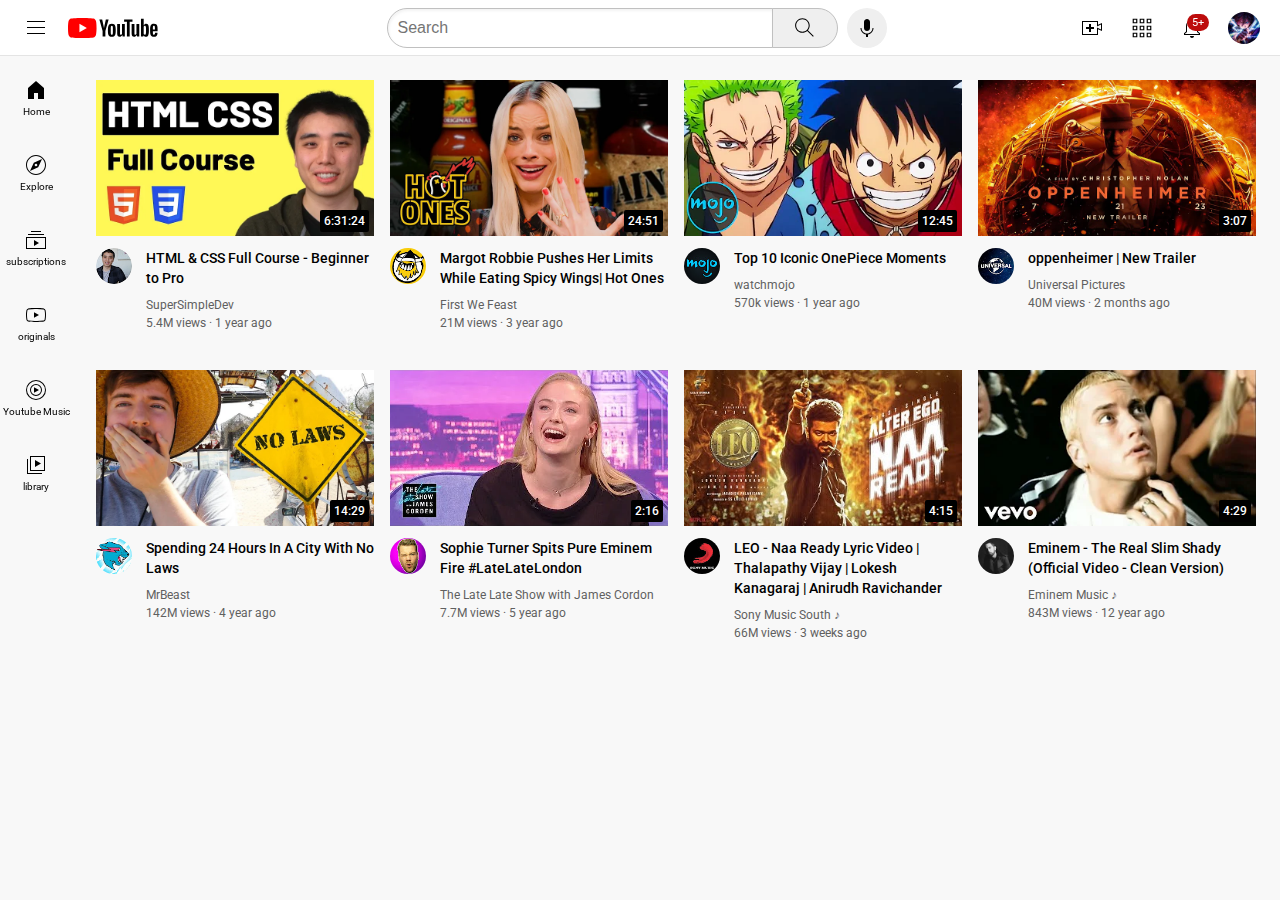
<file: index.html>
<!DOCTYPE html>

<html>

<head>
  <title> youtubeClone </title>

  <link rel="preconnect" href="https://fonts.googleapis.com">
  <link rel="preconnect" href="https://fonts.gstatic.com" crossorigin>
  <link href="https://fonts.googleapis.com/css2?family=Roboto:wght@400;500;700&display=swap" rel="stylesheet">
  
  <link rel="stylesheet" href="styles/general.css">
  <link rel="stylesheet" href="styles/header.css">
  <link rel="stylesheet" href="styles/video.css">
  <link rel="stylesheet" href="styles/sidebar.css">
</head>
<body> 
  <div class="header">
    <div class="left-section">
      <img class="hamburger-menu" src="icons/hamburger-menu.svg">
      <img class="youtube-logo"  src="icons/youtube-logo.svg">
    </div>
    <div class="middle-section">
      <input class="search-box" type="text" placeholder="Search">
      <button class="search-button">
        <img class="search-icon" src="icons/search.svg">
        <div class="tooltip">Search</div>
      </button>
      <button class="voice-search-button">
        <img class="voice-search-icon" src="icons/voice-search-icon.svg">
        <div class="tooltip">Search with your voice</div>
      </button>
    </div>
    <div class="right-section">
       <!-- Put position: absolute inside position: relative 
        to create tool tip -->
      <div class="upload-icon-container">
        <img class="upload-icon" src="icons/upload.svg">
        <div class="tooltip">Create</div>
      </div>

      <div class="apps-icon-container">
        <img class="youtube-apps-icon" src="icons/youtube-apps.svg">
        <div class="tooltip">Apps</div>
      </div>     
      <div class="notifications-icon-container">
       <img class="notifications-icon" src="icons/notifications.svg"> 
       <div class="notifications-count"> 5+ </div>
       <div class="tooltip">notifications</div>
      </div>   
      <img class="current-user-dp" src="icons/unnamed.jpg">
    </div>   
  </div>

  <nav class="sidebar">
    <div class="sidebar-link">
      <img src="icons/home.svg"> 
      <div>Home</div>
    </div>
    <div class="sidebar-link">
      <img src="icons/explore.svg"> 
      <div>Explore</div>
    </div>
    <div class="sidebar-link">
      <img src="icons/subscriptions.svg"> 
      <div>subscriptions</div>
    </div>
    <div class="sidebar-link">
      <img src="icons/originals.svg"> 
      <div>originals</div>
    </div>
    <div class="sidebar-link">
      <img src="icons/youtube-music.svg"> 
      <div>Youtube Music</div>
    </div>
    <div class="sidebar-link">
      <img src="icons/library.svg"> 
      <div>library</div>
    </div>
  </nav>
  
  <main>
    <section class="video-grid">

      <div class="video-preview">
        <div class="thumbnail-row">
          <img class="thumbnail"  src="Thumbnail/hq720.webp">
          <div class="video-time"> 6:31:24 </div> 
        </div>
        <div class="video-info-grid">
          <div class="channel-picture">         
            <div class="profile-picture-container">
              <a href="https://www.youtube.com/@SuperSimpleDev" target="_blank">
                <img class="profile-pic" src="channel-dp/ssd.jpg">
              </a>
              <div class="channel-tooltip">
                <img class="channel-tooltip-picture" src="channel-dp/ssd.jpg">
                <div>
                  <div class="channel-tooltip-name">
                    SuperSimpleDev
                  </div>
                  <div class="channel-tooltip-stats">
                    239k subscribers
                  </div>
                </div>
              </div>
            </div> 
          </div>
          <div class="video-info">
            <p class="video-title">
              HTML & CSS Full Course - Beginner to Pro
            </p>
            <p class="channel-name">
              SuperSimpleDev
            </p>
            <p class="video-stats">
              5.4M views &#183 1 year ago
            </p>
          </div>     
        </div> 
      </div>
  
  
      <div class="video-preview">
        <div class="thumbnail-row">
          <img class="thumbnail"  src="Thumbnail/margot.webp">
          <div class="video-time"> 24:51 </div> 
        </div>
        <div class="video-info-grid">
          <div class="channel-picture">
            
            <div class="profile-picture-container">
              <a href="https://www.youtube.com/@FirstWeFeast" target="_blank">
                <img class="profile-pic" src="channel-dp/channels4_profile.jpg">
              </a>
              <div class="channel-tooltip">
                <img class="channel-tooltip-picture" src="channel-dp/channels4_profile.jpg">
                <div>
                  <div class="channel-tooltip-name">
                    First We Feast
                  </div>
                  <div class="channel-tooltip-stats">
                    12.5M subscribers
                  </div>
                </div>
              </div>
            </div> 
          </div>
          <div class="video-info">
            <p class="video-title">
              Margot Robbie Pushes Her Limits While Eating Spicy Wings| Hot Ones
            </p>
            <p class="channel-name">
              First We Feast
            </p>
            <p class="video-stats">
              21M views &#183 3 year ago
            </p>
          </div>     
        </div> 
      </div>
  
  
      <div class="video-preview">
        <div class="thumbnail-row">
          <img class="thumbnail"  src="Thumbnail/luffy.webp">
          <div class="video-time"> 12:45 </div> 
        </div>
        <div class="video-info-grid">
          <div class="channel-picture">
            
            <div class="profile-picture-container">
              <a href="https://www.youtube.com/@WatchMojo" target="_blank">
                <img class="profile-pic" src="channel-dp/watchmojo.jpg">
              </a>
              <div class="channel-tooltip">
                <img class="channel-tooltip-picture" src="channel-dp/watchmojo.jpg">
                <div>
                  <div class="channel-tooltip-name">
                    watchmojo
                  </div>
                  <div class="channel-tooltip-stats">
                    25.1M subscribers
                  </div>
                </div>
              </div>
            </div> 
          </div>
          <div class="video-info">
            <p class="video-title">
              Top 10 Iconic OnePiece Moments
            </p>
            <p class="channel-name">
              watchmojo
            </p>
            <p class="video-stats">
              570k views &#183 1 year ago
            </p>
          </div>     
        </div> 
      </div>
    
      <div class="video-preview">
        <div class="thumbnail-row">
          <img class="thumbnail"  src="Thumbnail/opepenheimer.webp">
          <div class="video-time"> 3:07 </div> 
        </div>
        <div class="video-info-grid">
          <div class="channel-picture">
            
            <div class="profile-picture-container">
              <a href="https://www.youtube.com/@universalpicturesuk" target="_blank">
                <img class="profile-pic" src="channel-dp/channels5_profile.jpg">
              </a>
              <div class="channel-tooltip">
                <img class="channel-tooltip-picture" src="channel-dp/channels5_profile.jpg">
                <div>
                  <div class="channel-tooltip-name">
                    Universal Pictures
                  </div>
                  <div class="channel-tooltip-stats">
                    7.86M subscribers
                  </div>
                </div>
              </div>
            </div> 
          </div>
          <div class="video-info">
            <p class="video-title">
              oppenheimer | New Trailer
            </p>
            <p class="channel-name">
              Universal Pictures
            </p>
            <p class="video-stats">
              40M views &#183 2 months ago
            </p>
          </div>     
        </div> 
      </div>
    
  
      <div class="video-preview">
        <div class="thumbnail-row">
          <img class="thumbnail"  src="Thumbnail/hq723.webp">
          <div class="video-time"> 14:29 </div> 
        </div>
        <div class="video-info-grid">
          <div class="channel-picture">
            
            <div class="profile-picture-container">
              <a href="https://www.youtube.com/@MrBeast" target="_blank">
                <img class="profile-pic" src="channel-dp/unnamed.jpg">
              </a>
              <div class="channel-tooltip">
                <img class="channel-tooltip-picture" src="channel-dp/unnamed.jpg">
                <div>
                  <div class="channel-tooltip-name">
                    MrBeast
                  </div>
                  <div class="channel-tooltip-stats">
                    168M subscribers
                  </div>
                </div>
              </div>
            </div> 
          </div>
          <div class="video-info">
            <p class="video-title">
              Spending 24 Hours In A City With No Laws
            </p>
            <p class="channel-name">
              MrBeast
            </p>
            <p class="video-stats">
              142M views &#183 4 year ago
            </p>
          </div>     
        </div> 
      </div>
    
    
      <div class="video-preview">
        <div class="thumbnail-row">
          <img class="thumbnail"  src="Thumbnail/sophieTurner.webp">
          <div class="video-time"> 2:16 </div> 
        </div>
        <div class="video-info-grid">
          <div class="channel-picture">
            
            <div class="profile-picture-container">
              <a href="https://www.youtube.com/@TheLateLateShow" target="_blank">
                <img class="profile-pic" src="channel-dp/Jimmy.jpg">
              </a>
              <div class="channel-tooltip">
                <img class="channel-tooltip-picture" src="channel-dp/Jimmy.jpg">
                <div>
                  <div class="channel-tooltip-name">
                    The Late Late Show with James Cordon
                  </div>
                  <div class="channel-tooltip-stats">
                    28.4M subscribers
                  </div>
                </div>
              </div>
            </div> 
          </div>
          <div class="video-info">
            <p class="video-title">
              Sophie Turner Spits Pure Eminem Fire #LateLateLondon
            </p>
            <p class="channel-name">
              The Late Late Show with James Cordon
            </p>
            <p class="video-stats">
              7.7M views &#183 5 year ago
            </p>
          </div>     
        </div> 
      </div>

      <div class="video-preview">
        <div class="thumbnail-row">
          <img class="thumbnail"  src="Thumbnail/leo">
          <div class="video-time"> 4:15 </div> 
        </div>
        <div class="video-info-grid">
          <div class="channel-picture">
            
            <div class="profile-picture-container">
              <a href="https://www.youtube.com/@SonyMusicSouth" target="_blank">
                <img class="profile-pic" src="channel-dp/sony">
              </a>
              <div class="channel-tooltip">
                <img class="channel-tooltip-picture" src="channel-dp/sony">
                <div>
                  <div class="channel-tooltip-name">
                    Sony Music South &#9834;
                  </div>
                  <div class="channel-tooltip-stats">
                    15.1M subscribers
                  </div>
                </div>
              </div>
            </div> 
          </div>
          <div class="video-info">
            <p class="video-title">
              LEO - Naa Ready Lyric Video | Thalapathy Vijay | Lokesh Kanagaraj | Anirudh Ravichander
            </p>
            <p class="channel-name">
              Sony Music South &#9834;
            </p>
            <p class="video-stats">
              66M views &#183 3 weeks ago
            </p>
          </div>     
        </div> 
      </div>

      <div class="video-preview">
        <div class="thumbnail-row">
          <img class="thumbnail"  src="Thumbnail/slim.webp">
          <div class="video-time"> 4:29 </div> 
        </div>
        <div class="video-info-grid">
          <div class="channel-picture">
            
            <div class="profile-picture-container">
              <a href="https://www.youtube.com/channel/UCfM3zsQsOnfWNUppiycmBuw" target="_blank">
                <img class="profile-pic" src="channel-dp/slim.jpg">
              </a>
              <div class="channel-tooltip">
                <img class="channel-tooltip-picture" src="channel-dp/slim.jpg">
                <div>
                  <div class="channel-tooltip-name">
                    Eminem Music &#9834;
                  </div>
                  <div class="channel-tooltip-stats">
                    56.9M subscribers
                  </div>
                </div>
              </div>
            </div> 
          </div>
          <div class="video-info">
            <p class="video-title">
              Eminem - The Real Slim Shady (Official Video - Clean Version)
            </p>
            <p class="channel-name">
              Eminem Music &#9834;
            </p>
            <p class="video-stats">
              843M views &#183 12 year ago
            </p>
          </div>     
        </div> 
      </div>
    </section>
  </main> 
</body>
</html>
</file>
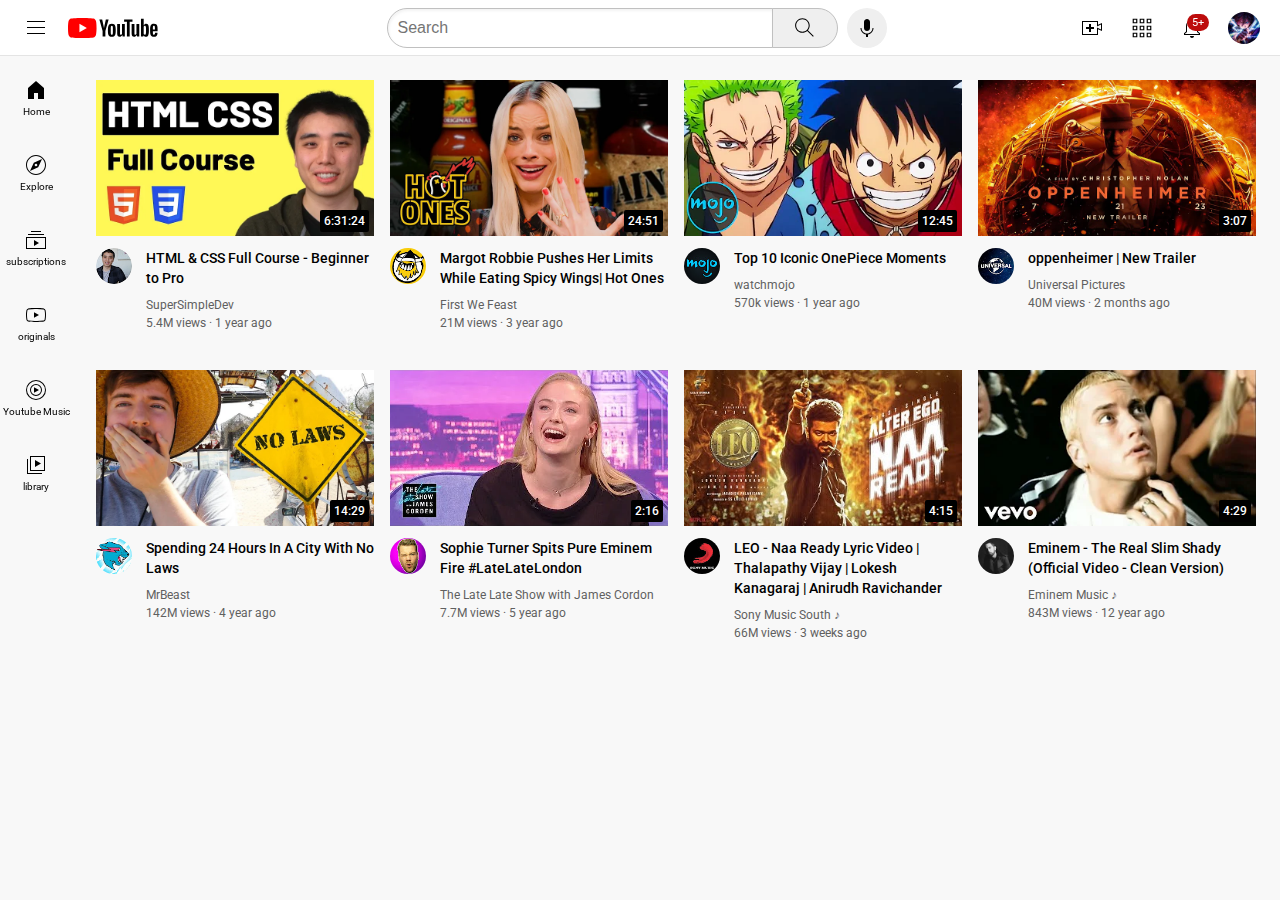
<file: Youtube.html>
<!DOCTYPE html>

<html>

<head>
  <title> youtubeClone </title>

  <link rel="preconnect" href="https://fonts.googleapis.com">
  <link rel="preconnect" href="https://fonts.gstatic.com" crossorigin>
  <link href="https://fonts.googleapis.com/css2?family=Roboto:wght@400;500;700&display=swap" rel="stylesheet">
  
  <link rel="stylesheet" href="styles/general.css">
  <link rel="stylesheet" href="styles/header.css">
  <link rel="stylesheet" href="styles/video.css">
  <link rel="stylesheet" href="styles/sidebar.css">
</head>
<body> 
  <div class="header">
    <div class="left-section">
      <img class="hamburger-menu" src="icons/hamburger-menu.svg">
      <img class="youtube-logo"  src="icons/youtube-logo.svg">
    </div>
    <div class="middle-section">
      <input class="search-box" type="text" placeholder="Search">
      <button class="search-button">
        <img class="search-icon" src="icons/search.svg">
        <div class="tooltip">Search</div>
      </button>
      <button class="voice-search-button">
        <img class="voice-search-icon" src="icons/voice-search-icon.svg">
        <div class="tooltip">Search with your voice</div>
      </button>
    </div>
    <div class="right-section">
       <!-- Put position: absolute inside position: relative 
        to create tool tip -->
      <div class="upload-icon-container">
        <img class="upload-icon" src="icons/upload.svg">
        <div class="tooltip">Create</div>
      </div>

      <div class="apps-icon-container">
        <img class="youtube-apps-icon" src="icons/youtube-apps.svg">
        <div class="tooltip">Apps</div>
      </div>     
      <div class="notifications-icon-container">
       <img class="notifications-icon" src="icons/notifications.svg"> 
       <div class="notifications-count"> 5+ </div>
       <div class="tooltip">notifications</div>
      </div>   
      <img class="current-user-dp" src="icons/unnamed.jpg">
    </div>   
  </div>

  <nav class="sidebar">
    <div class="sidebar-link">
      <img src="icons/home.svg"> 
      <div>Home</div>
    </div>
    <div class="sidebar-link">
      <img src="icons/explore.svg"> 
      <div>Explore</div>
    </div>
    <div class="sidebar-link">
      <img src="icons/subscriptions.svg"> 
      <div>subscriptions</div>
    </div>
    <div class="sidebar-link">
      <img src="icons/originals.svg"> 
      <div>originals</div>
    </div>
    <div class="sidebar-link">
      <img src="icons/youtube-music.svg"> 
      <div>Youtube Music</div>
    </div>
    <div class="sidebar-link">
      <img src="icons/library.svg"> 
      <div>library</div>
    </div>
  </nav>
  
  <main>
    <section class="video-grid">

      <div class="video-preview">
        <div class="thumbnail-row">
          <img class="thumbnail"  src="Thumbnail/hq720.webp">
          <div class="video-time"> 6:31:24 </div> 
        </div>
        <div class="video-info-grid">
          <div class="channel-picture">         
            <div class="profile-picture-container">
              <a href="https://www.youtube.com/@SuperSimpleDev" target="_blank">
                <img class="profile-pic" src="channel-dp/ssd.jpg">
              </a>
              <div class="channel-tooltip">
                <img class="channel-tooltip-picture" src="channel-dp/ssd.jpg">
                <div>
                  <div class="channel-tooltip-name">
                    SuperSimpleDev
                  </div>
                  <div class="channel-tooltip-stats">
                    239k subscribers
                  </div>
                </div>
              </div>
            </div> 
          </div>
          <div class="video-info">
            <p class="video-title">
              HTML & CSS Full Course - Beginner to Pro
            </p>
            <p class="channel-name">
              SuperSimpleDev
            </p>
            <p class="video-stats">
              5.4M views &#183 1 year ago
            </p>
          </div>     
        </div> 
      </div>
  
  
      <div class="video-preview">
        <div class="thumbnail-row">
          <img class="thumbnail"  src="Thumbnail/margot.webp">
          <div class="video-time"> 24:51 </div> 
        </div>
        <div class="video-info-grid">
          <div class="channel-picture">
            
            <div class="profile-picture-container">
              <a href="https://www.youtube.com/@FirstWeFeast" target="_blank">
                <img class="profile-pic" src="channel-dp/channels4_profile.jpg">
              </a>
              <div class="channel-tooltip">
                <img class="channel-tooltip-picture" src="channel-dp/channels4_profile.jpg">
                <div>
                  <div class="channel-tooltip-name">
                    First We Feast
                  </div>
                  <div class="channel-tooltip-stats">
                    12.5M subscribers
                  </div>
                </div>
              </div>
            </div> 
          </div>
          <div class="video-info">
            <p class="video-title">
              Margot Robbie Pushes Her Limits While Eating Spicy Wings| Hot Ones
            </p>
            <p class="channel-name">
              First We Feast
            </p>
            <p class="video-stats">
              21M views &#183 3 year ago
            </p>
          </div>     
        </div> 
      </div>
  
  
      <div class="video-preview">
        <div class="thumbnail-row">
          <img class="thumbnail"  src="Thumbnail/luffy.webp">
          <div class="video-time"> 12:45 </div> 
        </div>
        <div class="video-info-grid">
          <div class="channel-picture">
            
            <div class="profile-picture-container">
              <a href="https://www.youtube.com/@WatchMojo" target="_blank">
                <img class="profile-pic" src="channel-dp/watchmojo.jpg">
              </a>
              <div class="channel-tooltip">
                <img class="channel-tooltip-picture" src="channel-dp/watchmojo.jpg">
                <div>
                  <div class="channel-tooltip-name">
                    watchmojo
                  </div>
                  <div class="channel-tooltip-stats">
                    25.1M subscribers
                  </div>
                </div>
              </div>
            </div> 
          </div>
          <div class="video-info">
            <p class="video-title">
              Top 10 Iconic OnePiece Moments
            </p>
            <p class="channel-name">
              watchmojo
            </p>
            <p class="video-stats">
              570k views &#183 1 year ago
            </p>
          </div>     
        </div> 
      </div>
    
      <div class="video-preview">
        <div class="thumbnail-row">
          <img class="thumbnail"  src="Thumbnail/opepenheimer.webp">
          <div class="video-time"> 3:07 </div> 
        </div>
        <div class="video-info-grid">
          <div class="channel-picture">
            
            <div class="profile-picture-container">
              <a href="https://www.youtube.com/@universalpicturesuk" target="_blank">
                <img class="profile-pic" src="channel-dp/channels5_profile.jpg">
              </a>
              <div class="channel-tooltip">
                <img class="channel-tooltip-picture" src="channel-dp/channels5_profile.jpg">
                <div>
                  <div class="channel-tooltip-name">
                    Universal Pictures
                  </div>
                  <div class="channel-tooltip-stats">
                    7.86M subscribers
                  </div>
                </div>
              </div>
            </div> 
          </div>
          <div class="video-info">
            <p class="video-title">
              oppenheimer | New Trailer
            </p>
            <p class="channel-name">
              Universal Pictures
            </p>
            <p class="video-stats">
              40M views &#183 2 months ago
            </p>
          </div>     
        </div> 
      </div>
    
  
      <div class="video-preview">
        <div class="thumbnail-row">
          <img class="thumbnail"  src="Thumbnail/hq723.webp">
          <div class="video-time"> 14:29 </div> 
        </div>
        <div class="video-info-grid">
          <div class="channel-picture">
            
            <div class="profile-picture-container">
              <a href="https://www.youtube.com/@MrBeast" target="_blank">
                <img class="profile-pic" src="channel-dp/unnamed.jpg">
              </a>
              <div class="channel-tooltip">
                <img class="channel-tooltip-picture" src="channel-dp/unnamed.jpg">
                <div>
                  <div class="channel-tooltip-name">
                    MrBeast
                  </div>
                  <div class="channel-tooltip-stats">
                    168M subscribers
                  </div>
                </div>
              </div>
            </div> 
          </div>
          <div class="video-info">
            <p class="video-title">
              Spending 24 Hours In A City With No Laws
            </p>
            <p class="channel-name">
              MrBeast
            </p>
            <p class="video-stats">
              142M views &#183 4 year ago
            </p>
          </div>     
        </div> 
      </div>
    
    
      <div class="video-preview">
        <div class="thumbnail-row">
          <img class="thumbnail"  src="Thumbnail/sophieTurner.webp">
          <div class="video-time"> 2:16 </div> 
        </div>
        <div class="video-info-grid">
          <div class="channel-picture">
            
            <div class="profile-picture-container">
              <a href="https://www.youtube.com/@TheLateLateShow" target="_blank">
                <img class="profile-pic" src="channel-dp/Jimmy.jpg">
              </a>
              <div class="channel-tooltip">
                <img class="channel-tooltip-picture" src="channel-dp/Jimmy.jpg">
                <div>
                  <div class="channel-tooltip-name">
                    The Late Late Show with James Cordon
                  </div>
                  <div class="channel-tooltip-stats">
                    28.4M subscribers
                  </div>
                </div>
              </div>
            </div> 
          </div>
          <div class="video-info">
            <p class="video-title">
              Sophie Turner Spits Pure Eminem Fire #LateLateLondon
            </p>
            <p class="channel-name">
              The Late Late Show with James Cordon
            </p>
            <p class="video-stats">
              7.7M views &#183 5 year ago
            </p>
          </div>     
        </div> 
      </div>

      <div class="video-preview">
        <div class="thumbnail-row">
          <img class="thumbnail"  src="Thumbnail/leo">
          <div class="video-time"> 4:15 </div> 
        </div>
        <div class="video-info-grid">
          <div class="channel-picture">
            
            <div class="profile-picture-container">
              <a href="https://www.youtube.com/@SonyMusicSouth" target="_blank">
                <img class="profile-pic" src="channel-dp/sony">
              </a>
              <div class="channel-tooltip">
                <img class="channel-tooltip-picture" src="channel-dp/sony">
                <div>
                  <div class="channel-tooltip-name">
                    Sony Music South &#9834;
                  </div>
                  <div class="channel-tooltip-stats">
                    15.1M subscribers
                  </div>
                </div>
              </div>
            </div> 
          </div>
          <div class="video-info">
            <p class="video-title">
              LEO - Naa Ready Lyric Video | Thalapathy Vijay | Lokesh Kanagaraj | Anirudh Ravichander
            </p>
            <p class="channel-name">
              Sony Music South &#9834;
            </p>
            <p class="video-stats">
              66M views &#183 3 weeks ago
            </p>
          </div>     
        </div> 
      </div>

      <div class="video-preview">
        <div class="thumbnail-row">
          <img class="thumbnail"  src="Thumbnail/slim.webp">
          <div class="video-time"> 4:29 </div> 
        </div>
        <div class="video-info-grid">
          <div class="channel-picture">
            
            <div class="profile-picture-container">
              <a href="https://www.youtube.com/channel/UCfM3zsQsOnfWNUppiycmBuw" target="_blank">
                <img class="profile-pic" src="channel-dp/slim.jpg">
              </a>
              <div class="channel-tooltip">
                <img class="channel-tooltip-picture" src="channel-dp/slim.jpg">
                <div>
                  <div class="channel-tooltip-name">
                    Eminem Music &#9834;
                  </div>
                  <div class="channel-tooltip-stats">
                    56.9M subscribers
                  </div>
                </div>
              </div>
            </div> 
          </div>
          <div class="video-info">
            <p class="video-title">
              Eminem - The Real Slim Shady (Official Video - Clean Version)
            </p>
            <p class="channel-name">
              Eminem Music &#9834;
            </p>
            <p class="video-stats">
              843M views &#183 12 year ago
            </p>
          </div>     
        </div> 
      </div>
    </section>
  </main> 
</body>
</html>
</file>
<file: styles/general.css>
p{
  margin-top: 0px;
  margin-bottom: 0px;
}
a{
  margin-top: 0px;
  margin-bottom: 0px;
}
body{
  /* ineherits all sections inside body
     cause body covers all sections and div  */
  font-family: Roboto, Arial;
  margin:0%;
  padding-top: 80px;
  padding-left: 96px;
  padding-right: 24px;
  background-color: rgb(248, 248, 248 );
}
</file>
<file: styles/header.css>
.header{
  height: 55px;

  display: flex;
  flex-direction: row;
  justify-content: space-between;
  position: fixed;
  top: 0;
  left: 0;
  right: 0;
  z-index: 100;
  
  background-color: white;
  border-bottom-width: 1px;
  border-bottom-style: solid;
  border-bottom-color: rgb(228, 228, 228); 
}

.left-section{
  display: flex;
  align-items: center;
}

.hamburger-menu{
  height: 24px;
  margin-left: 24px;
  margin-right: 20px;
}

.youtube-logo{
  height: 20px;
}

.middle-section{
  flex: 1;
  margin-left: 70px;
  margin-right: 35px;
  max-width: 500px;
  display: flex;
  align-items: center;
}

.search-button{
  height: 40px;
  width: 66px;
  border-width: 1px;
  border-style: solid;
  border-color: rgb(192, 192, 192);
  margin-left: -1px;
  margin-right: 10px;
  border-top-right-radius: 20px;
  border-bottom-right-radius: 20px;
}

.search-button,
.voice-search-button,
.upload-icon-container,
.apps-icon-container,
.notifications-icon-container{
  display: flex;
  justify-content: center;
  align-items: center;
  position: relative;
}
  
.search-button .tooltip,
.voice-search-button .tooltip,
.upload-icon-container .tooltip,
.apps-icon-container .tooltip,
.notifications-icon-container .tooltip{
  position: absolute;
  background-color: gray;
  color: white;
  padding-top: 4px;
  padding-bottom: 4px;
  padding-right: 8px;
  padding-left: 8px;
  border-radius: 2px;
  font-size: 12px;
  bottom: -30px;
  opacity: 0;
  transition: opacity 0.15s;
  pointer-events: none;
  white-space: nowrap;
}

.search-button:hover .tooltip,
.voice-search-button:hover .tooltip,
.upload-icon-container:hover .tooltip,
.apps-icon-container:hover .tooltip,
.notifications-icon-container:hover .tooltip{
  opacity: 1;
}
 
.search-icon{
  height: 25px;
}

.voice-search-button{
  height: 40px;
  width: 40px;
  border-width: 1px;
  border-style: solid;
  border-color: rgb(192, 192, 192);
  margin-left: -1px;
  border-radius: 20px;
  border:none;

}

.voice-search-icon{
  height: 24px;
}

.search-box{
  flex: 1;
  width: 0px;
  height: 36px;
  padding-left: 10px;
  font-size: 16px;
  /* border: width style color */
  border: 1px solid rgb(192, 192, 192);
  border-top-left-radius: 20px;
  border-bottom-left-radius: 20px;
  box-shadow: inset 1px 2px 3px rgba(0, 0, 0, 0.05);
}

.search-box::placeholder{
  font-size: 16px;
}

.right-section{
  width: 180px;
  margin-right: 20px;
  display: flex;
  align-items: center;
  justify-content: space-between;
  flex-shrink:  0;
}

.upload-icon{
  height: 24px;
}

.youtube-icon{
  height: 24px;
}

.youtube-apps-icon{
  height: 28px;
}

.notifications-icon{
  height: 24px;
}

.notifications-icon-container{
  position: relative;
}

.notifications-count{
  position: absolute;
  top: -2px;
  right: -5px;
  background-color: rgb(189, 12, 12);
  color: white;
  font-family: Roboto, Arial;
  font-size: 11px;
  padding-left: 5px;
  padding-right: 5px;
  padding-top: 2px;
  padding-bottom: 2px;
  border-radius: 10px;  
}

.current-user-dp{
   height: 32px;
   border-radius: 16px;
}
</file>
<file: styles/video.css>
/* if left rigfht top bottom padding are same we can use
   use default padding: --px,
   also for border we can use margin: --px; for all 4 direction
   margin: --vertical --horizantal;
   margin: --top --right --bottom --left; */
.thumbnail{
  width: 100%;
  
}

.video-title{
  font-weight: 500;
  margin-top: 0px;
  font-size: 14px;
  line-height: 20px;
  margin-bottom: 10px;
}

.channel-name,
.video-stats{
  font-size: 12px;
  color: rgb(96, 96, 96);
}

.channel-name{
  margin-bottom: 4px;
}

.video-info-grid{
  display: grid;
  grid-template-columns: 50px 1fr;
}

.profile-pic{
  width: 36px;
  border-radius: 50px;
}

.thumbnail-row{
  margin-bottom: 8px;
  position: relative;
}

.video-grid{
  display: grid;
  grid-template-columns: 1fr 1fr 1fr;
  column-gap: 16px;
  row-gap: 40px;
}

@media (min-width: 0px) and (max-width: 550px){
  .video-grid{
    grid-template-columns: 1fr ;
  }
}

@media (min-width: 551px) and (max-width: 750px){
  .video-grid{
    grid-template-columns: 1fr 1fr;
  }
}

@media (min-width: 751px) and (max-width: 999px){
  .video-grid{
    grid-template-columns: 1fr 1fr 1fr;
  }
}

@media (min-width: 1000px){
  .video-grid{
    grid-template-columns: 1fr 1fr 1fr 1fr ;
  }
}

.video-time{ 
  font-size: 12px;
  font-weight: 500;
  background-color: black;
  color: white;
  position: absolute;
  bottom: 8px;
  right: 5px;
  padding: 4px;
  border-radius: 2px;
}

.profile-picture-container {
  position: relative;
  display: inline-block;
}

.channel-tooltip {
  background-color: white;
  width: 200px;
  padding: 12px 12px;
  box-shadow: 2px 3px 10px rgba(0, 0, 0, 0.3);
  border-radius: 6px;
  position: absolute;
  top: 55px;
  z-index: 300;

  opacity: 0;
  pointer-events: none;

  display: flex;
  align-items: center;
  transition: opacity 0.15s;
}

.profile-picture-container:hover .channel-tooltip {
  opacity: 1;
}
  
.channel-tooltip-picture {
  width: 50px;
  height: 50px;
  border-radius: 50px;
  margin-right: 8px;
}

.channel-tooltip-name {
  font-family: Roboto, Arial;
  font-weight: bold;
  font-size: 16px;
  margin-bottom: 4px;
}

.channel-tooltip-stats {
  font-family: Roboto, Arial;
  color: rgb(96, 96, 96);
  font-size: 14px;
}
</file>
<file: styles/sidebar.css>
.sidebar{
  position: fixed;
  left: 0;
  bottom: 0;
  top: 55px;
  width: 72px;
  height: 1000px;
  z-index: 200;
  padding-top: 5px;
}

.sidebar-link{
  height: 75px;
  display: flex;
  justify-content: center;
  align-items: center;
  flex-direction: column;
  cursor: pointer;
}

.sidebar-link:hover{
  background-color: rgb(235, 235, 235);
}

.sidebar-link img{
  height: 24px;
  margin-bottom: 4px;
}
.sidebar-link div{
  font-size: 10px;

}
</file>
